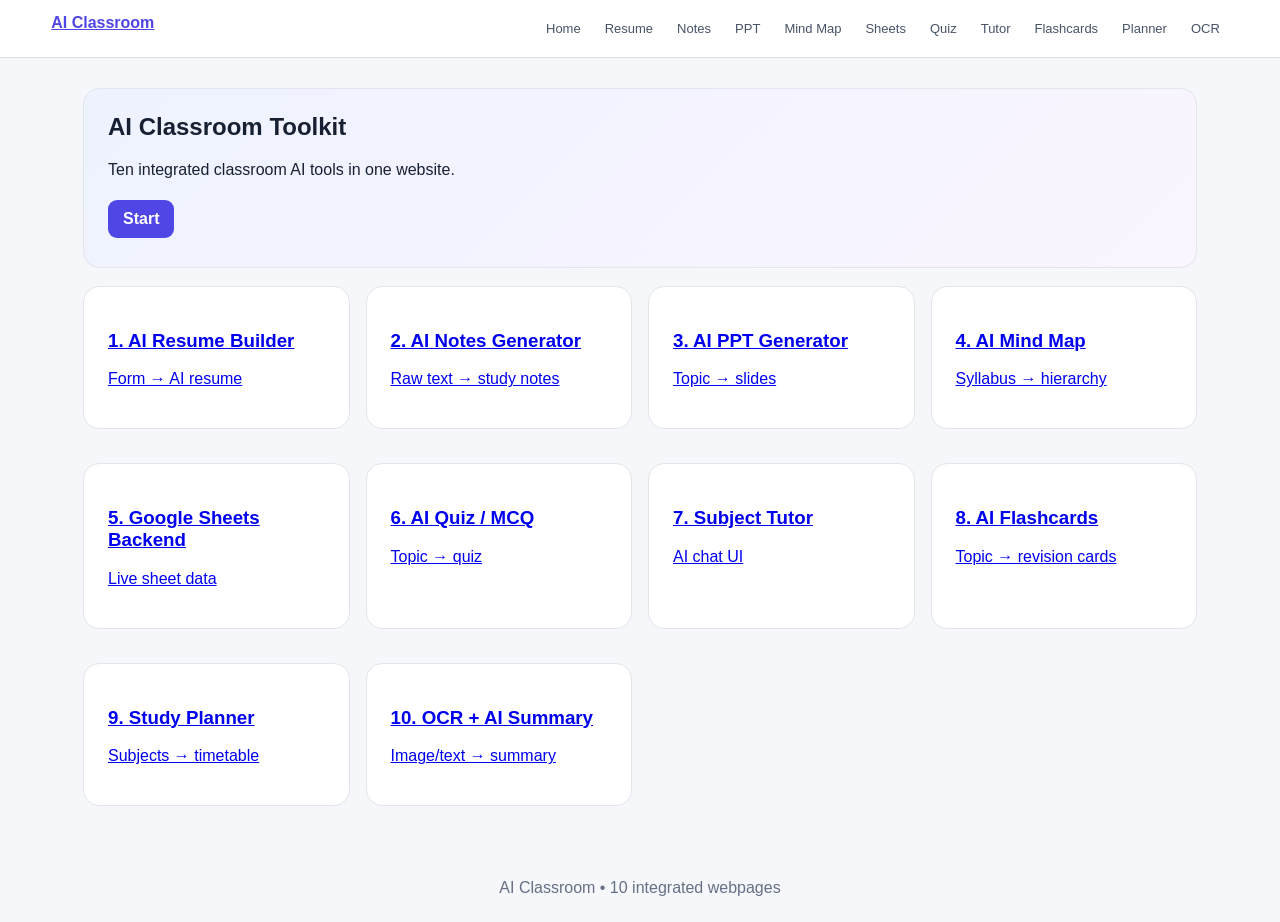
<file: index.html>
<!doctype html><html><head><meta charset="utf-8"><meta name="viewport" content="width=device-width,initial-scale=1"><title>Dashboard | AI Classroom</title><link rel="stylesheet" href="styles.css"></head><body><header class="top"><a class="brand" href="index.html">AI Classroom</a><nav class="nav"><a href="index.html">Home</a><a href="resume.html">Resume</a><a href="notes.html">Notes</a><a href="ppt.html">PPT</a><a href="mindmap.html">Mind Map</a><a href="sheets.html">Sheets</a><a href="quiz.html">Quiz</a><a href="chatbot.html">Tutor</a><a href="flashcards.html">Flashcards</a><a href="planner.html">Planner</a><a href="ocr.html">OCR</a></nav></header><main class="wrap"><section class="hero"><h1>AI Classroom Toolkit</h1><p>Ten integrated classroom AI tools in one website.</p><a class="btn" href="resume.html">Start</a></section><div class="grid"><a class="card" href="resume.html"><h3>1. AI Resume Builder</h3><p>Form → AI resume</p></a><a class="card" href="notes.html"><h3>2. AI Notes Generator</h3><p>Raw text → study notes</p></a><a class="card" href="ppt.html"><h3>3. AI PPT Generator</h3><p>Topic → slides</p></a><a class="card" href="mindmap.html"><h3>4. AI Mind Map</h3><p>Syllabus → hierarchy</p></a><a class="card" href="sheets.html"><h3>5. Google Sheets Backend</h3><p>Live sheet data</p></a><a class="card" href="quiz.html"><h3>6. AI Quiz / MCQ</h3><p>Topic → quiz</p></a><a class="card" href="chatbot.html"><h3>7. Subject Tutor</h3><p>AI chat UI</p></a><a class="card" href="flashcards.html"><h3>8. AI Flashcards</h3><p>Topic → revision cards</p></a><a class="card" href="planner.html"><h3>9. Study Planner</h3><p>Subjects → timetable</p></a><a class="card" href="ocr.html"><h3>10. OCR + AI Summary</h3><p>Image/text → summary</p></a></div></main><footer style="text-align:center;padding:25px;color:#667085">AI Classroom • 10 integrated webpages</footer><script src="app.js"></script></body></html>
</file>
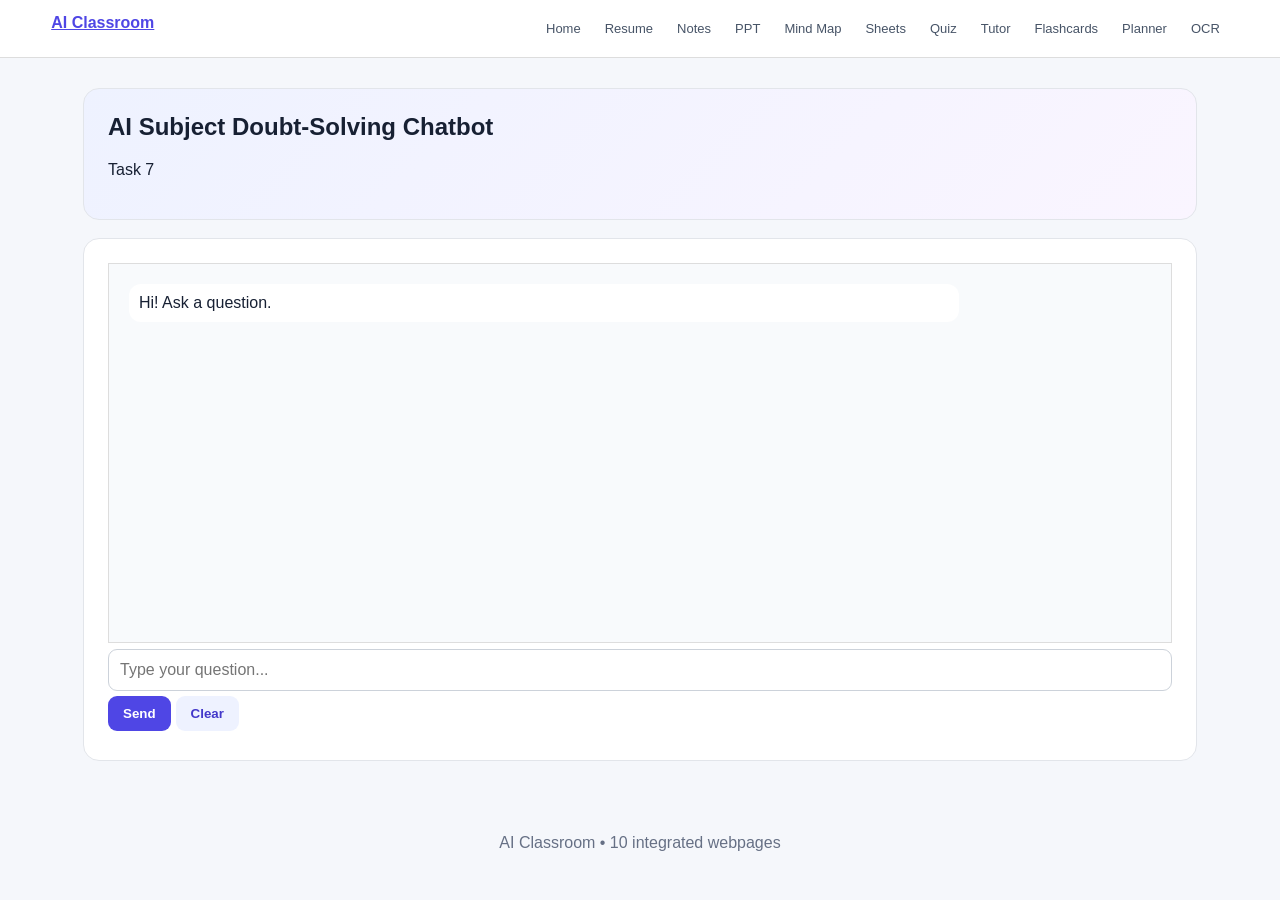
<file: chatbot.html>
<!doctype html><html><head><meta charset="utf-8"><meta name="viewport" content="width=device-width,initial-scale=1"><title>Tutor | AI Classroom</title><link rel="stylesheet" href="styles.css"></head><body><header class="top"><a class="brand" href="index.html">AI Classroom</a><nav class="nav"><a href="index.html">Home</a><a href="resume.html">Resume</a><a href="notes.html">Notes</a><a href="ppt.html">PPT</a><a href="mindmap.html">Mind Map</a><a href="sheets.html">Sheets</a><a href="quiz.html">Quiz</a><a href="chatbot.html">Tutor</a><a href="flashcards.html">Flashcards</a><a href="planner.html">Planner</a><a href="ocr.html">OCR</a></nav></header><main class="wrap"><section class="hero"><h1>AI Subject Doubt-Solving Chatbot</h1><p>Task 7</p></section><div class="card"><div id="chat" class="chat"><div class="msg bot">Hi! Ask a question.</div></div><input id="question" placeholder="Type your question..." onkeydown="if(event.key==='Enter')chat()"><button onclick="chat()">Send</button><button class="secondary" onclick="clearChat()">Clear</button></div></main><footer style="text-align:center;padding:25px;color:#667085">AI Classroom • 10 integrated webpages</footer><script src="app.js"></script></body></html>
</file>
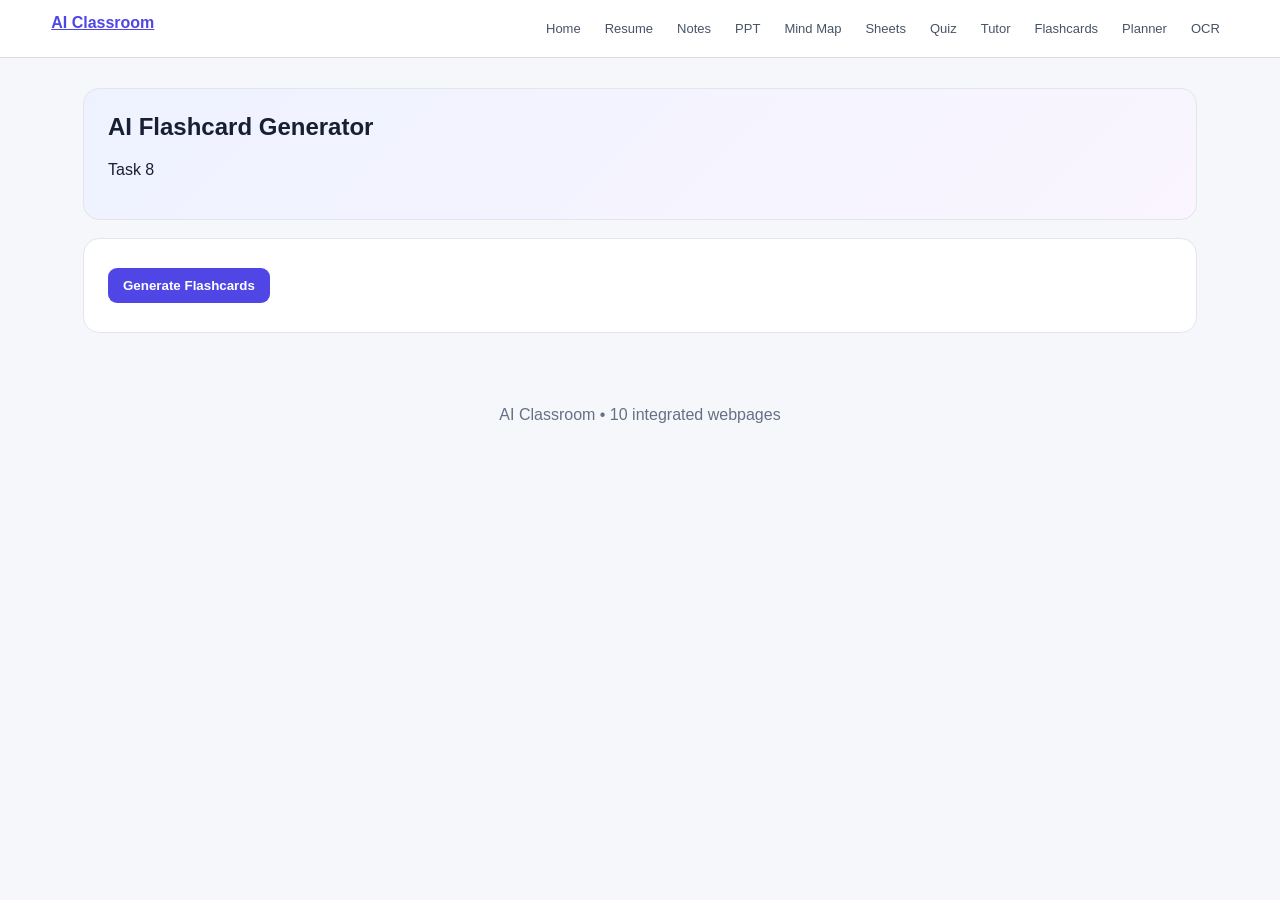
<file: flashcards.html>
<!doctype html><html><head><meta charset="utf-8"><meta name="viewport" content="width=device-width,initial-scale=1"><title>Flashcards | AI Classroom</title><link rel="stylesheet" href="styles.css"></head><body><header class="top"><a class="brand" href="index.html">AI Classroom</a><nav class="nav"><a href="index.html">Home</a><a href="resume.html">Resume</a><a href="notes.html">Notes</a><a href="ppt.html">PPT</a><a href="mindmap.html">Mind Map</a><a href="sheets.html">Sheets</a><a href="quiz.html">Quiz</a><a href="chatbot.html">Tutor</a><a href="flashcards.html">Flashcards</a><a href="planner.html">Planner</a><a href="ocr.html">OCR</a></nav></header><main class="wrap"><section class="hero"><h1>AI Flashcard Generator</h1><p>Task 8</p></section><div class="card"><button onclick="flash()">Generate Flashcards</button></div><div id="cards" class="grid"></div></main><footer style="text-align:center;padding:25px;color:#667085">AI Classroom • 10 integrated webpages</footer><script src="app.js"></script></body></html>
</file>
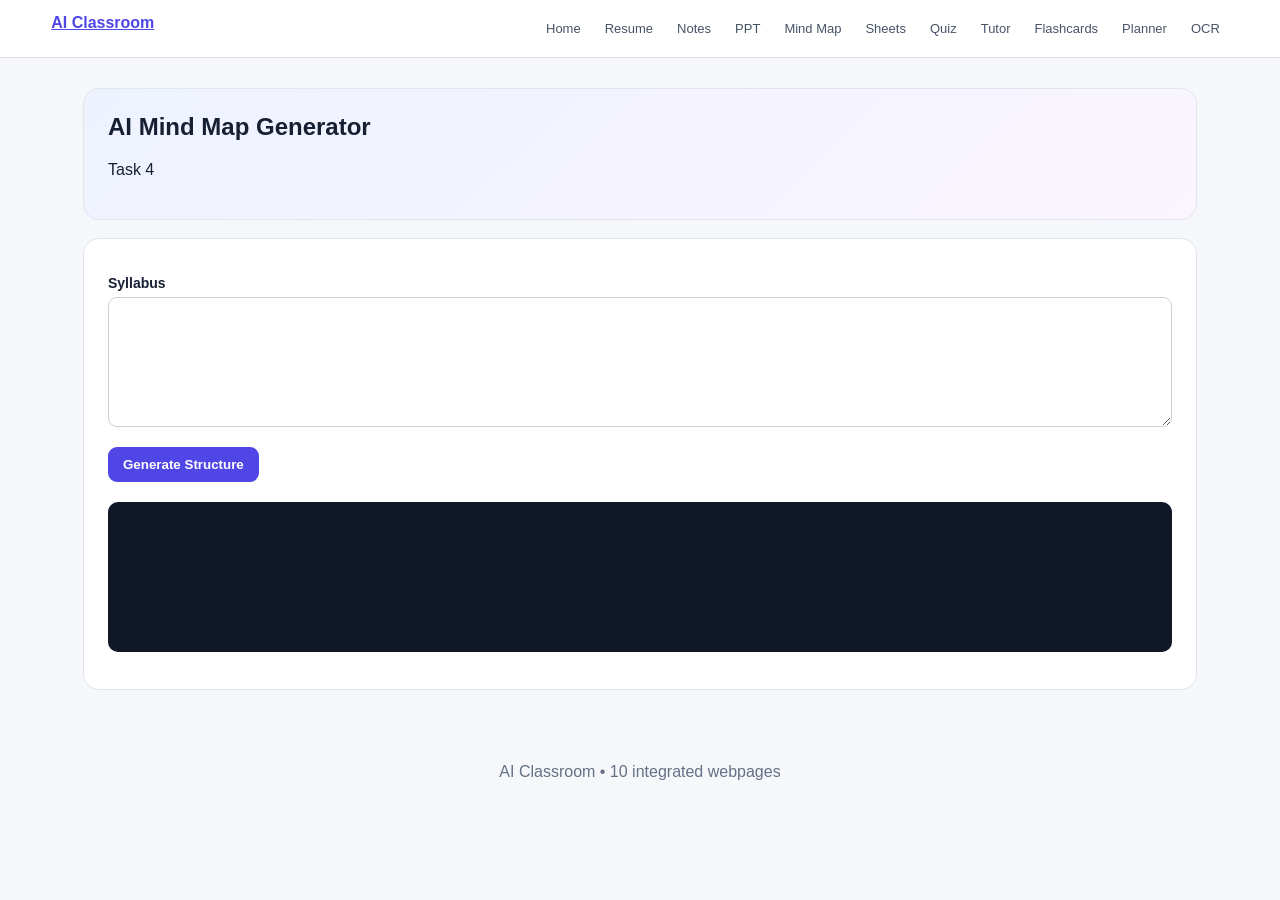
<file: mindmap.html>
<!doctype html><html><head><meta charset="utf-8"><meta name="viewport" content="width=device-width,initial-scale=1"><title>Mind Map | AI Classroom</title><link rel="stylesheet" href="styles.css"></head><body><header class="top"><a class="brand" href="index.html">AI Classroom</a><nav class="nav"><a href="index.html">Home</a><a href="resume.html">Resume</a><a href="notes.html">Notes</a><a href="ppt.html">PPT</a><a href="mindmap.html">Mind Map</a><a href="sheets.html">Sheets</a><a href="quiz.html">Quiz</a><a href="chatbot.html">Tutor</a><a href="flashcards.html">Flashcards</a><a href="planner.html">Planner</a><a href="ocr.html">OCR</a></nav></header><main class="wrap"><section class="hero"><h1>AI Mind Map Generator</h1><p>Task 4</p></section><div class="card"><label>Syllabus<textarea id="syllabus"></textarea></label><button onclick="mind()">Generate Structure</button><pre id="out" class="out"></pre></div></main><footer style="text-align:center;padding:25px;color:#667085">AI Classroom • 10 integrated webpages</footer><script src="app.js"></script></body></html>
</file>
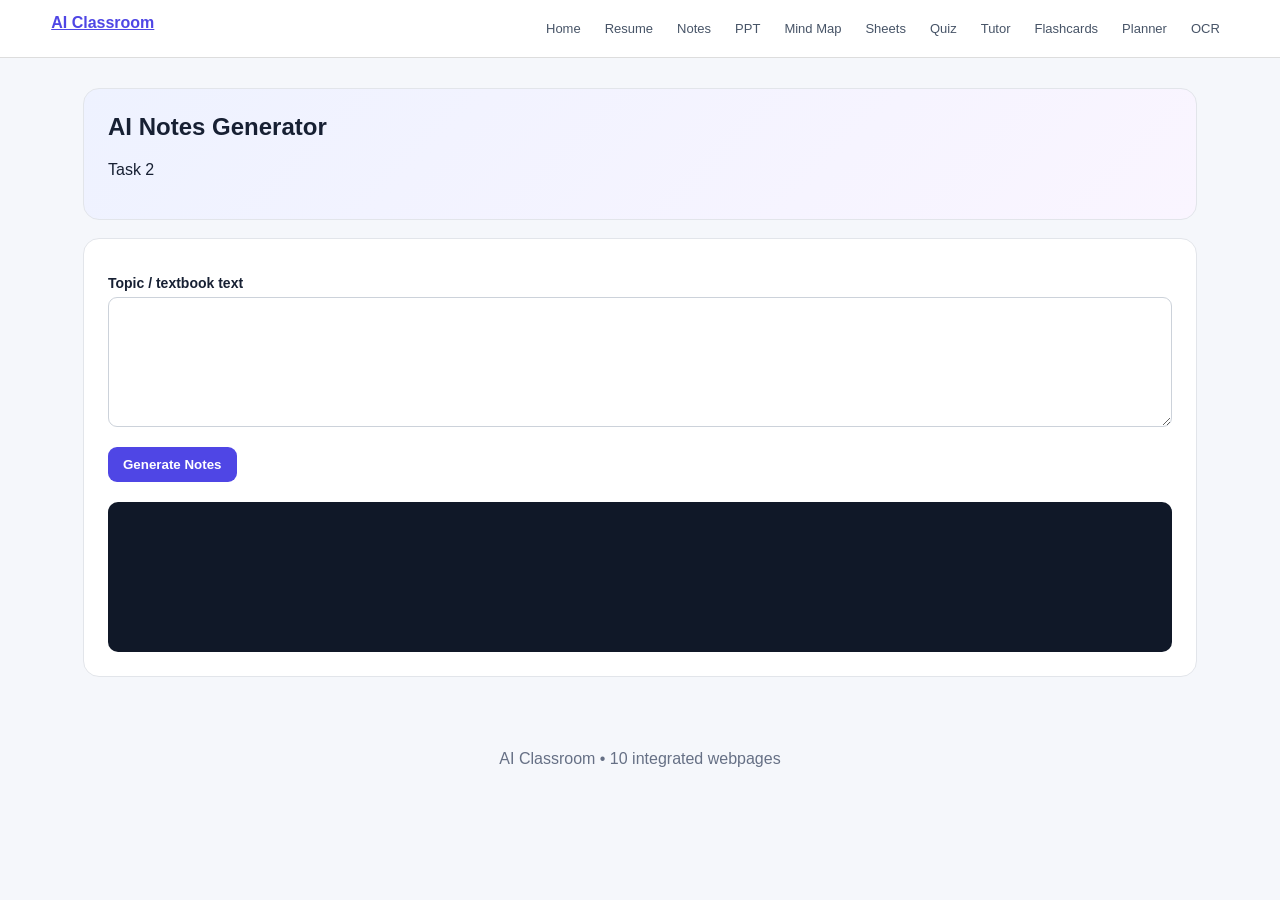
<file: notes.html>
<!doctype html><html><head><meta charset="utf-8"><meta name="viewport" content="width=device-width,initial-scale=1"><title>Notes | AI Classroom</title><link rel="stylesheet" href="styles.css"></head><body><header class="top"><a class="brand" href="index.html">AI Classroom</a><nav class="nav"><a href="index.html">Home</a><a href="resume.html">Resume</a><a href="notes.html">Notes</a><a href="ppt.html">PPT</a><a href="mindmap.html">Mind Map</a><a href="sheets.html">Sheets</a><a href="quiz.html">Quiz</a><a href="chatbot.html">Tutor</a><a href="flashcards.html">Flashcards</a><a href="planner.html">Planner</a><a href="ocr.html">OCR</a></nav></header><main class="wrap"><section class="hero"><h1>AI Notes Generator</h1><p>Task 2</p></section><div class="card"><label>Topic / textbook text<textarea id="topic"></textarea></label><button onclick="notes()">Generate Notes</button><div id="out" class="out"></div></div></main><footer style="text-align:center;padding:25px;color:#667085">AI Classroom • 10 integrated webpages</footer><script src="app.js"></script></body></html>
</file>
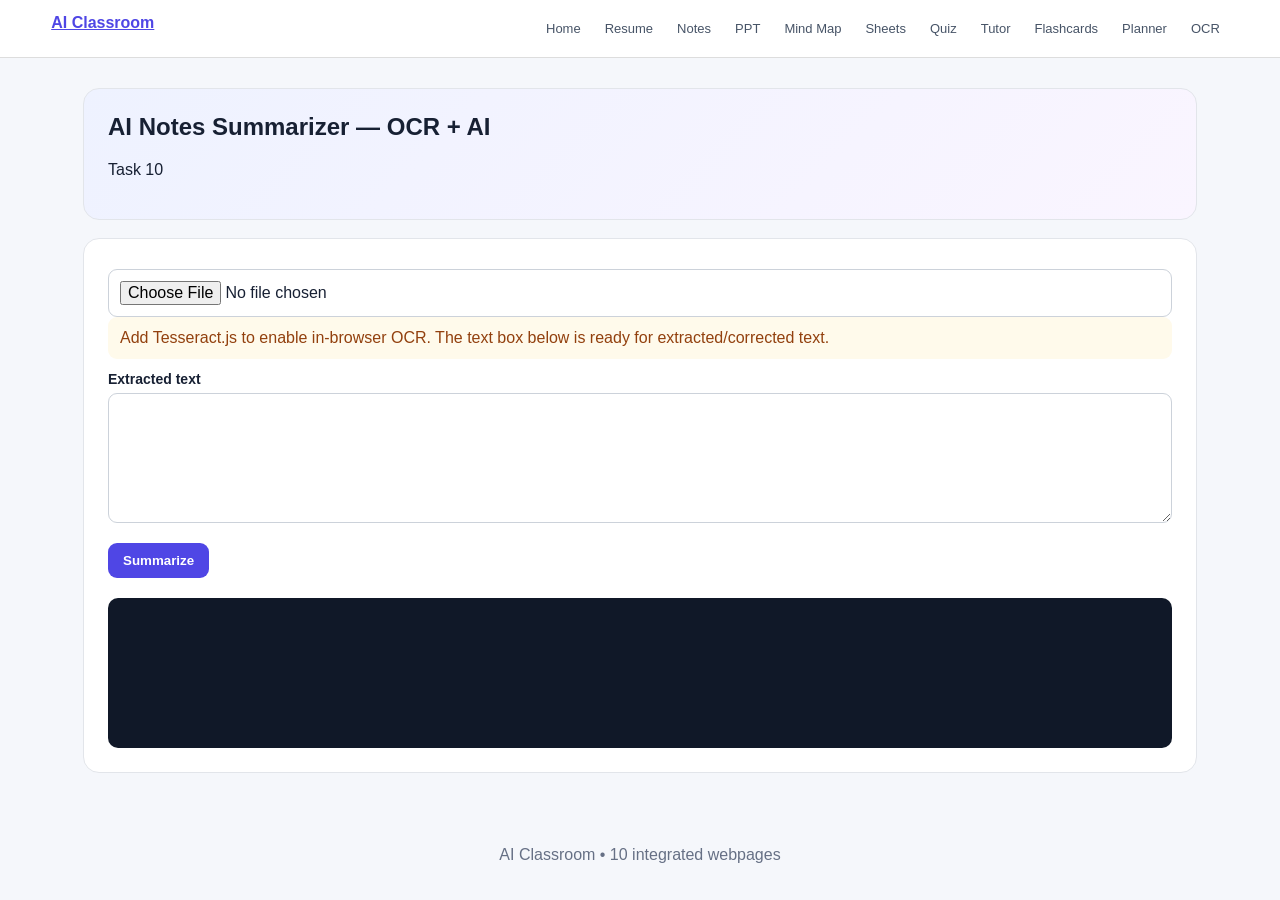
<file: ocr.html>
<!doctype html><html><head><meta charset="utf-8"><meta name="viewport" content="width=device-width,initial-scale=1"><title>OCR | AI Classroom</title><link rel="stylesheet" href="styles.css"></head><body><header class="top"><a class="brand" href="index.html">AI Classroom</a><nav class="nav"><a href="index.html">Home</a><a href="resume.html">Resume</a><a href="notes.html">Notes</a><a href="ppt.html">PPT</a><a href="mindmap.html">Mind Map</a><a href="sheets.html">Sheets</a><a href="quiz.html">Quiz</a><a href="chatbot.html">Tutor</a><a href="flashcards.html">Flashcards</a><a href="planner.html">Planner</a><a href="ocr.html">OCR</a></nav></header><main class="wrap"><section class="hero"><h1>AI Notes Summarizer — OCR + AI</h1><p>Task 10</p></section><div class="card"><input type="file" accept="image/*"><div class="notice">Add Tesseract.js to enable in-browser OCR. The text box below is ready for extracted/corrected text.</div><label>Extracted text<textarea id="ocr"></textarea></label><button onclick="ocr()">Summarize</button><div id="out" class="out"></div></div></main><footer style="text-align:center;padding:25px;color:#667085">AI Classroom • 10 integrated webpages</footer><script src="app.js"></script></body></html>
</file>
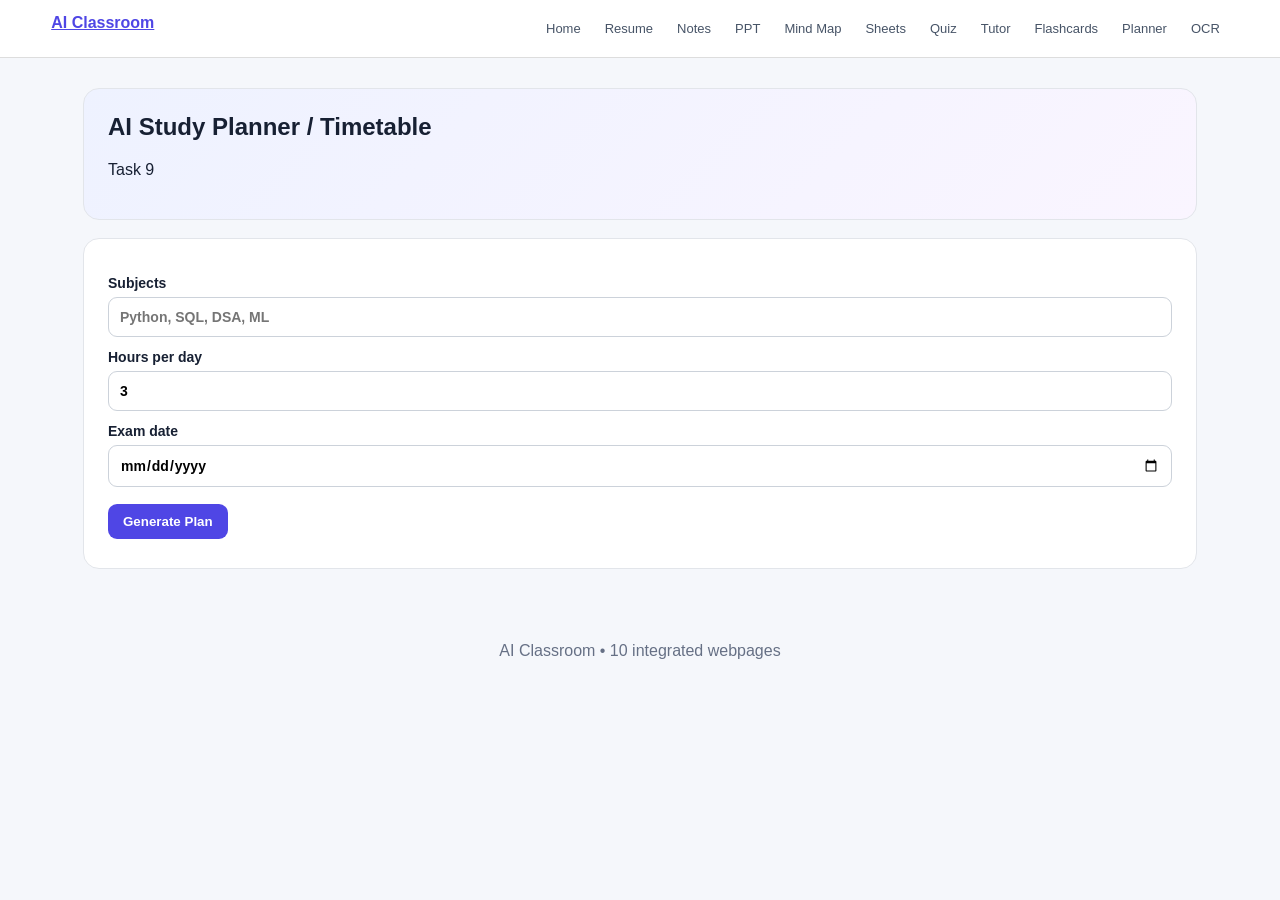
<file: planner.html>
<!doctype html><html><head><meta charset="utf-8"><meta name="viewport" content="width=device-width,initial-scale=1"><title>Planner | AI Classroom</title><link rel="stylesheet" href="styles.css"></head><body><header class="top"><a class="brand" href="index.html">AI Classroom</a><nav class="nav"><a href="index.html">Home</a><a href="resume.html">Resume</a><a href="notes.html">Notes</a><a href="ppt.html">PPT</a><a href="mindmap.html">Mind Map</a><a href="sheets.html">Sheets</a><a href="quiz.html">Quiz</a><a href="chatbot.html">Tutor</a><a href="flashcards.html">Flashcards</a><a href="planner.html">Planner</a><a href="ocr.html">OCR</a></nav></header><main class="wrap"><section class="hero"><h1>AI Study Planner / Timetable</h1><p>Task 9</p></section><div class="card"><label>Subjects<input id="subjects" placeholder="Python, SQL, DSA, ML"></label><label>Hours per day<input id="hours" type="number" value="3"></label><label>Exam date<input id="date" type="date"></label><button onclick="planner()">Generate Plan</button></div><div id="plan"></div></main><footer style="text-align:center;padding:25px;color:#667085">AI Classroom • 10 integrated webpages</footer><script src="app.js"></script></body></html>
</file>
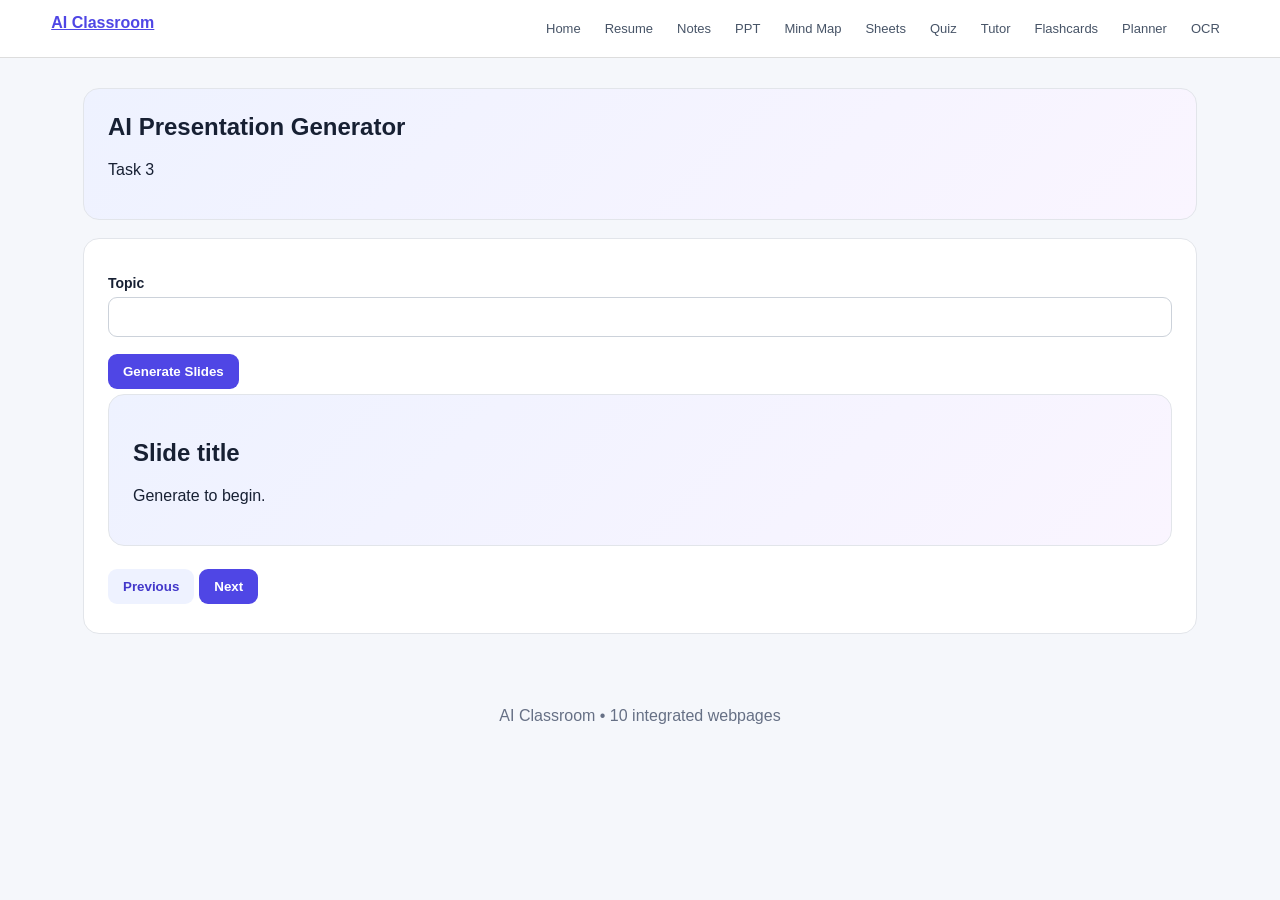
<file: ppt.html>
<!doctype html><html><head><meta charset="utf-8"><meta name="viewport" content="width=device-width,initial-scale=1"><title>PPT | AI Classroom</title><link rel="stylesheet" href="styles.css"></head><body><header class="top"><a class="brand" href="index.html">AI Classroom</a><nav class="nav"><a href="index.html">Home</a><a href="resume.html">Resume</a><a href="notes.html">Notes</a><a href="ppt.html">PPT</a><a href="mindmap.html">Mind Map</a><a href="sheets.html">Sheets</a><a href="quiz.html">Quiz</a><a href="chatbot.html">Tutor</a><a href="flashcards.html">Flashcards</a><a href="planner.html">Planner</a><a href="ocr.html">OCR</a></nav></header><main class="wrap"><section class="hero"><h1>AI Presentation Generator</h1><p>Task 3</p></section><div class="card"><label>Topic<input id="topic"></label><button onclick="ppt()">Generate Slides</button><div class="hero"><h2 id="st">Slide title</h2><p id="sb">Generate to begin.</p></div><button class="secondary" onclick="prev()">Previous</button><span id="sc"></span><button onclick="next()">Next</button></div></main><footer style="text-align:center;padding:25px;color:#667085">AI Classroom • 10 integrated webpages</footer><script src="app.js"></script></body></html>
</file>
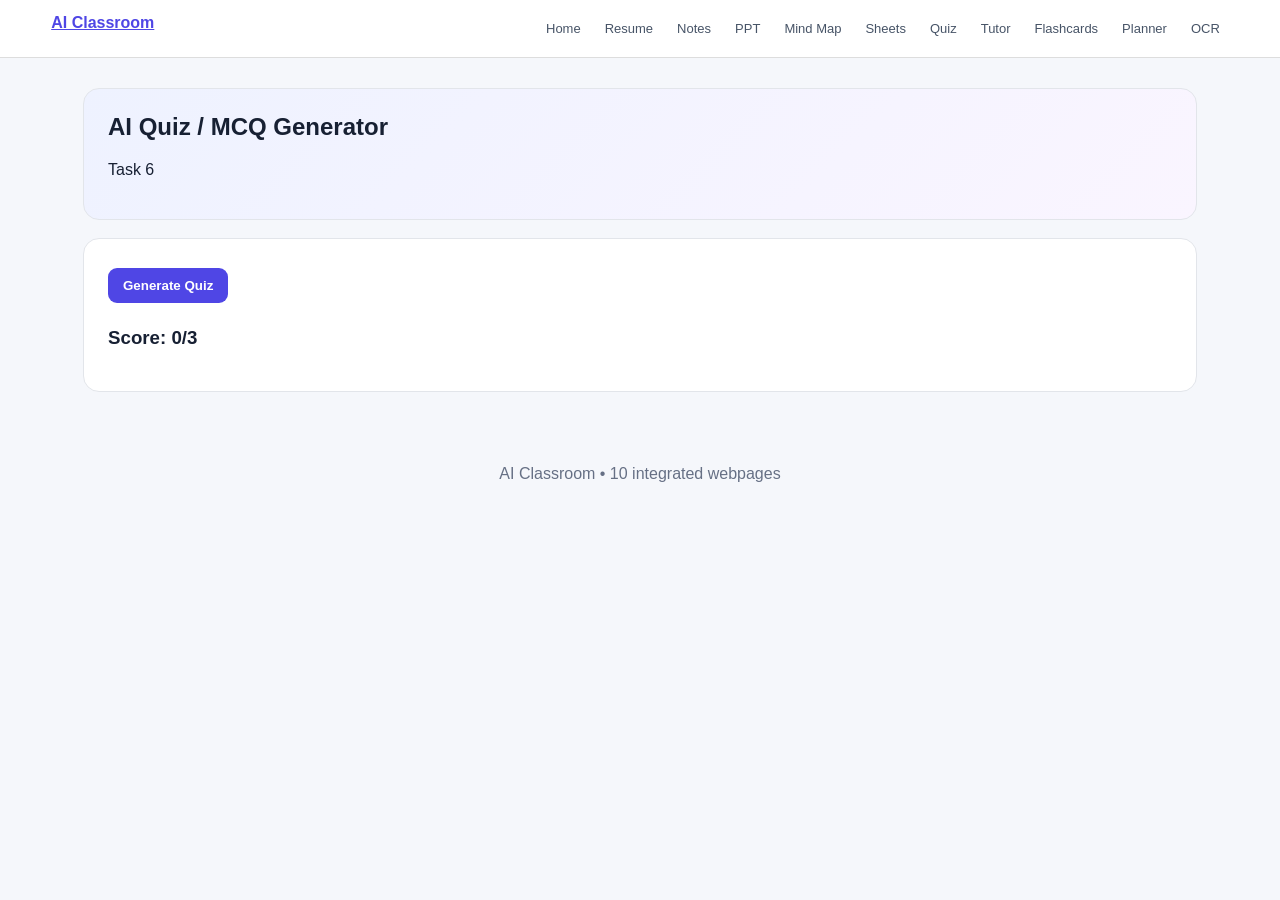
<file: quiz.html>
<!doctype html><html><head><meta charset="utf-8"><meta name="viewport" content="width=device-width,initial-scale=1"><title>Quiz | AI Classroom</title><link rel="stylesheet" href="styles.css"></head><body><header class="top"><a class="brand" href="index.html">AI Classroom</a><nav class="nav"><a href="index.html">Home</a><a href="resume.html">Resume</a><a href="notes.html">Notes</a><a href="ppt.html">PPT</a><a href="mindmap.html">Mind Map</a><a href="sheets.html">Sheets</a><a href="quiz.html">Quiz</a><a href="chatbot.html">Tutor</a><a href="flashcards.html">Flashcards</a><a href="planner.html">Planner</a><a href="ocr.html">OCR</a></nav></header><main class="wrap"><section class="hero"><h1>AI Quiz / MCQ Generator</h1><p>Task 6</p></section><div class="card"><button onclick="quiz()">Generate Quiz</button><h3 id="score">Score: 0/3</h3></div><div id="quiz" class="grid"></div></main><footer style="text-align:center;padding:25px;color:#667085">AI Classroom • 10 integrated webpages</footer><script src="app.js"></script></body></html>
</file>
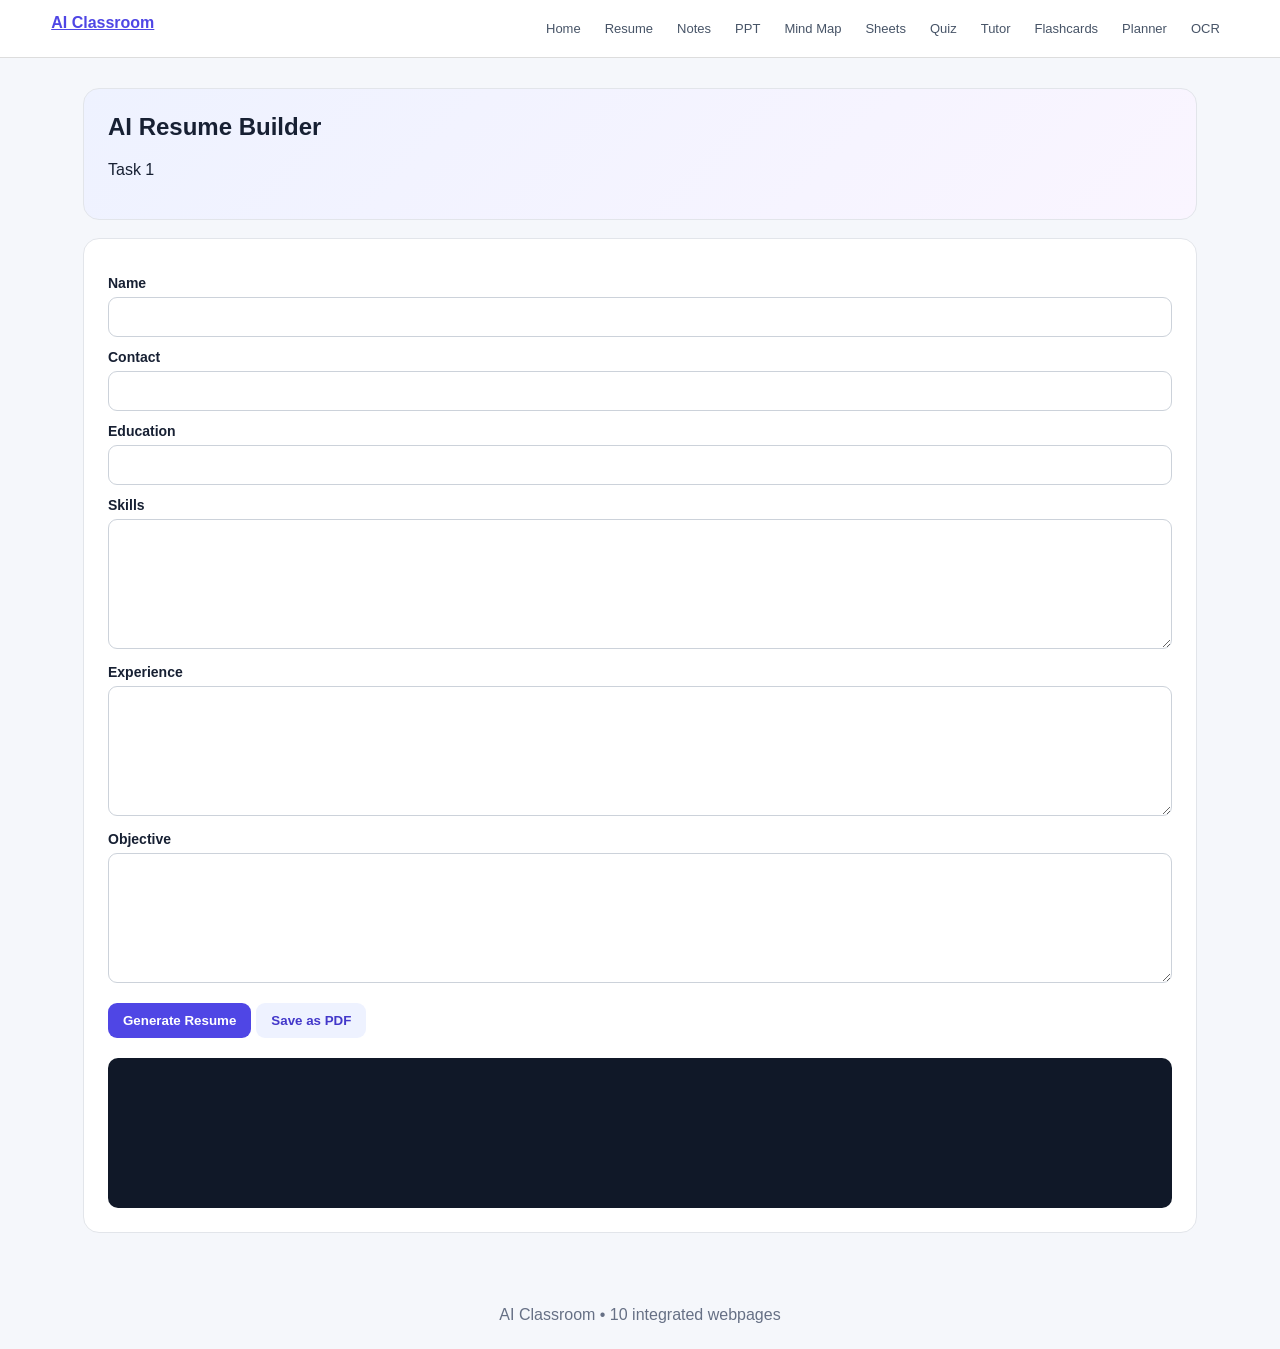
<file: resume.html>
<!doctype html><html><head><meta charset="utf-8"><meta name="viewport" content="width=device-width,initial-scale=1"><title>Resume | AI Classroom</title><link rel="stylesheet" href="styles.css"></head><body><header class="top"><a class="brand" href="index.html">AI Classroom</a><nav class="nav"><a href="index.html">Home</a><a href="resume.html">Resume</a><a href="notes.html">Notes</a><a href="ppt.html">PPT</a><a href="mindmap.html">Mind Map</a><a href="sheets.html">Sheets</a><a href="quiz.html">Quiz</a><a href="chatbot.html">Tutor</a><a href="flashcards.html">Flashcards</a><a href="planner.html">Planner</a><a href="ocr.html">OCR</a></nav></header><main class="wrap"><section class="hero"><h1>AI Resume Builder</h1><p>Task 1</p></section><div class="card"><label>Name<input id="name"></label><label>Contact<input id="contact"></label><label>Education<input id="education"></label><label>Skills<textarea id="skills"></textarea></label><label>Experience<textarea id="experience"></textarea></label><label>Objective<textarea id="objective"></textarea></label><button onclick="resume()">Generate Resume</button><button class="secondary" onclick="print()">Save as PDF</button><div id="out" class="out"></div></div></main><footer style="text-align:center;padding:25px;color:#667085">AI Classroom • 10 integrated webpages</footer><script src="app.js"></script></body></html>
</file>
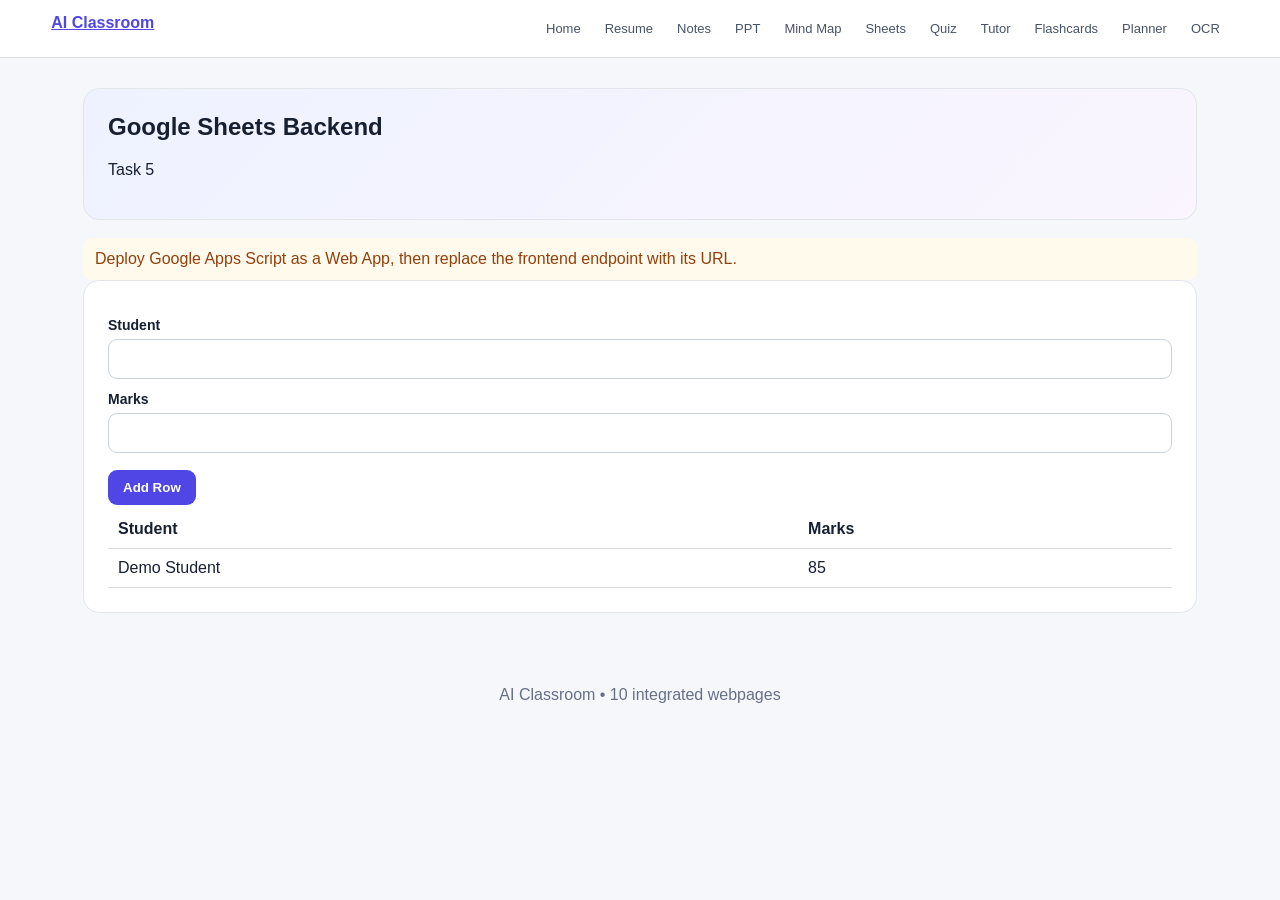
<file: sheets.html>
<!doctype html><html><head><meta charset="utf-8"><meta name="viewport" content="width=device-width,initial-scale=1"><title>Sheets | AI Classroom</title><link rel="stylesheet" href="styles.css"></head><body><header class="top"><a class="brand" href="index.html">AI Classroom</a><nav class="nav"><a href="index.html">Home</a><a href="resume.html">Resume</a><a href="notes.html">Notes</a><a href="ppt.html">PPT</a><a href="mindmap.html">Mind Map</a><a href="sheets.html">Sheets</a><a href="quiz.html">Quiz</a><a href="chatbot.html">Tutor</a><a href="flashcards.html">Flashcards</a><a href="planner.html">Planner</a><a href="ocr.html">OCR</a></nav></header><main class="wrap"><section class="hero"><h1>Google Sheets Backend</h1><p>Task 5</p></section><div class="notice">Deploy Google Apps Script as a Web App, then replace the frontend endpoint with its URL.</div><div class="card"><label>Student<input id="student"></label><label>Marks<input id="marks" type="number"></label><button onclick="addRow()">Add Row</button><table><thead><tr><th>Student</th><th>Marks</th></tr></thead><tbody id="rows"><tr><td>Demo Student</td><td>85</td></tr></tbody></table></div></main><footer style="text-align:center;padding:25px;color:#667085">AI Classroom • 10 integrated webpages</footer><script src="app.js"></script></body></html>
</file>
<file: styles.css>
*{box-sizing:border-box}body{margin:0;font-family:Arial,sans-serif;background:#f5f7fb;color:#172033}.top{position:sticky;top:0;background:white;border-bottom:1px solid #ddd;padding:14px 4%;display:flex;justify-content:space-between;gap:15px;z-index:5}.brand{font-weight:800;color:#4f46e5}.nav{display:flex;gap:6px;flex-wrap:wrap}.nav a{padding:7px 9px;border-radius:8px;color:#475467;text-decoration:none;font-size:13px}.nav a:hover{background:#eef2ff;color:#4338ca}.wrap{max-width:1150px;margin:auto;padding:30px 18px}.hero,.card{background:white;border:1px solid #e2e5ea;border-radius:16px;padding:24px;margin-bottom:18px}.hero{background:linear-gradient(135deg,#eef2ff,#faf5ff)}h1{margin-top:0}.grid{display:grid;grid-template-columns:repeat(auto-fit,minmax(240px,1fr));gap:16px}.card a{text-decoration:none;color:inherit}label{display:block;font-weight:bold;font-size:14px;margin:12px 0}input,textarea,select{width:100%;padding:11px;border:1px solid #ccd2da;border-radius:9px;margin-top:6px;font:inherit}textarea{min-height:130px}button,.btn{border:0;background:#4f46e5;color:white;padding:10px 15px;border-radius:9px;font-weight:bold;cursor:pointer;text-decoration:none;display:inline-block;margin:5px 5px 5px 0}.secondary{background:#eef2ff;color:#4338ca}.out{background:#101828;color:#eee;padding:18px;border-radius:10px;white-space:pre-wrap;min-height:150px;margin-top:15px}.notice{background:#fffaeb;padding:12px;border-radius:9px;color:#92400e}.chat{height:380px;overflow:auto;background:#f8fafc;border:1px solid #ddd;padding:12px}.msg{padding:10px;border-radius:12px;margin:8px;max-width:80%;white-space:pre-wrap}.user{background:#e0e7ff;margin-left:auto}.bot{background:white}.flash{height:160px;perspective:800px;cursor:pointer}.inner{height:100%;transition:.5s;transform-style:preserve-3d;position:relative}.flash.flip .inner{transform:rotateY(180deg)}.face{position:absolute;inset:0;backface-visibility:hidden;border:1px solid #ddd;border-radius:12px;background:white;padding:20px;display:flex;align-items:center;justify-content:center;text-align:center}.back{transform:rotateY(180deg);background:#eef2ff}table{width:100%;border-collapse:collapse}th,td{padding:10px;border-bottom:1px solid #ddd;text-align:left}@media(max-width:750px){.top{display:block}.nav{margin-top:10px}.hero{padding:20px}}
</file>
